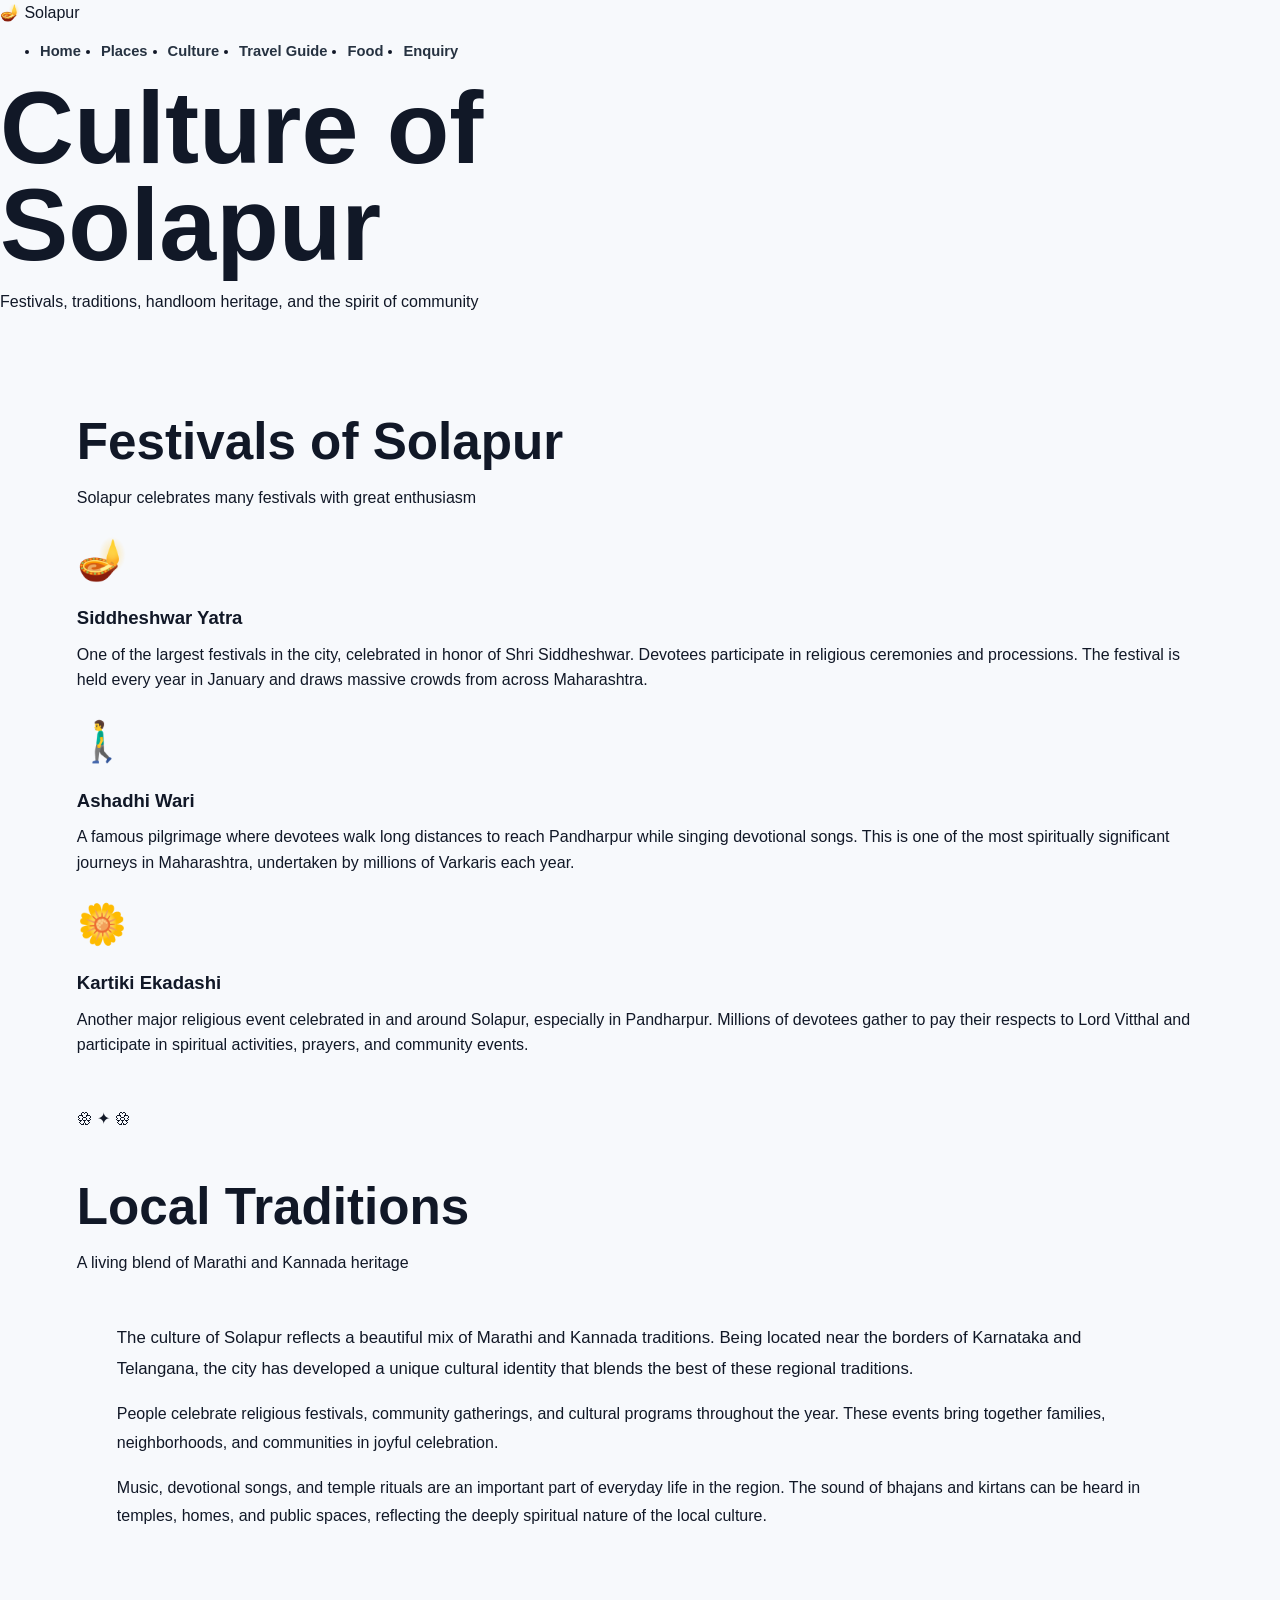
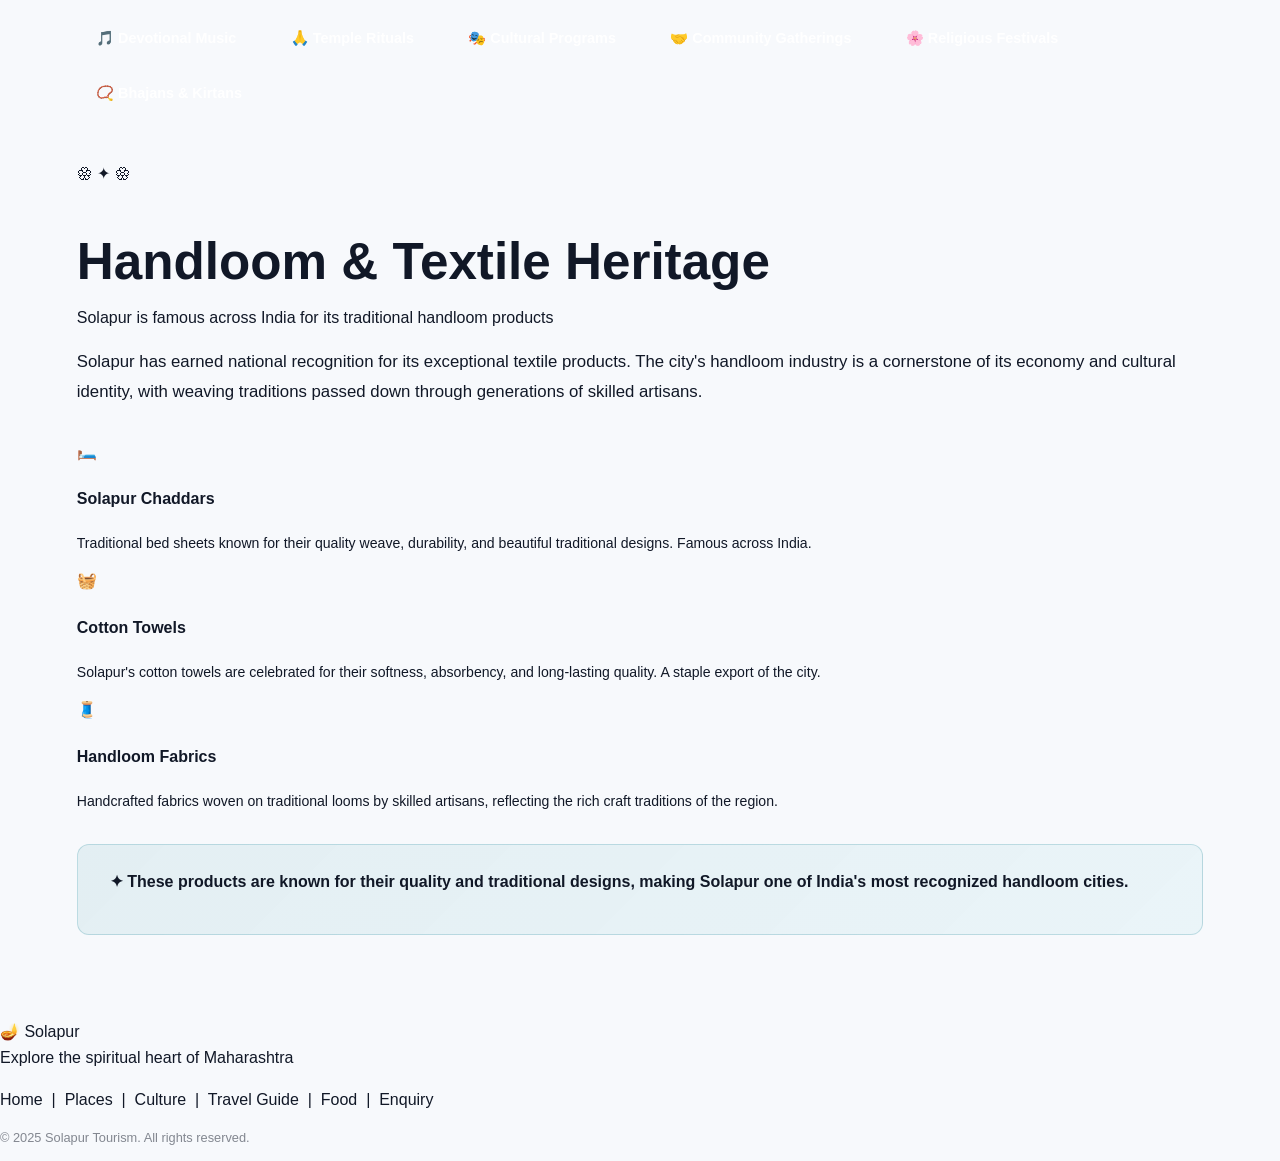
<file: culture.html>
<!DOCTYPE html>
<html lang="en">
<head>
  <meta charset="UTF-8" />
  <meta name="viewport" content="width=device-width, initial-scale=1.0" />
  <title>Culture – Solapur</title>
  <link rel="stylesheet" href="style.css" />
</head>
<body>

  <nav>
    <div class="nav-inner">
      <a href="index.html" class="nav-logo">🪔 Sola<span>pur</span></a>
      <ul class="nav-links">
        <li><a href="index.html">Home</a></li>
        <li><a href="places.html">Places</a></li>
        <li><a href="culture.html" class="active">Culture</a></li>
        <li><a href="travel.html">Travel Guide</a></li>
        <li><a href="food.html">Food</a></li>
        <li><a href="enquiry.html">Enquiry</a></li>
      </ul>
    </div>
  </nav>

  <div class="page-header">
    <h1>Culture of Solapur</h1>
    <p>Festivals, traditions, handloom heritage, and the spirit of community</p>
  </div>

  <div class="section">
    <h2 class="section-title">Festivals of Solapur</h2>
    <p class="section-subtitle">Solapur celebrates many festivals with great enthusiasm</p>

    <div class="festival-row">
      <div class="festival-card">
        <div style="font-size:2.5rem; margin-bottom:0.8rem;">🪔</div>
        <h3>Siddheshwar Yatra</h3>
        <p>One of the largest festivals in the city, celebrated in honor of Shri Siddheshwar. Devotees participate in religious ceremonies and processions. The festival is held every year in January and draws massive crowds from across Maharashtra.</p>
      </div>
      <div class="festival-card">
        <div style="font-size:2.5rem; margin-bottom:0.8rem;">🚶‍♂️</div>
        <h3>Ashadhi Wari</h3>
        <p>A famous pilgrimage where devotees walk long distances to reach Pandharpur while singing devotional songs. This is one of the most spiritually significant journeys in Maharashtra, undertaken by millions of Varkaris each year.</p>
      </div>
      <div class="festival-card">
        <div style="font-size:2.5rem; margin-bottom:0.8rem;">🌼</div>
        <h3>Kartiki Ekadashi</h3>
        <p>Another major religious event celebrated in and around Solapur, especially in Pandharpur. Millions of devotees gather to pay their respects to Lord Vitthal and participate in spiritual activities, prayers, and community events.</p>
      </div>
    </div>

    <div class="divider" style="margin:3rem 0;">🏵 ✦ 🏵</div>

    <h2 class="section-title">Local Traditions</h2>
    <p class="section-subtitle">A living blend of Marathi and Kannada heritage</p>

    <div style="background:var(--warm-white); border-radius:16px; padding:2rem 2.5rem; border-left:5px solid var(--peacock); box-shadow:0 4px 20px var(--shadow); margin-bottom:2.5rem;">
      <p style="line-height:1.8; font-size:1.05rem; margin-bottom:1rem;">
        The culture of Solapur reflects a beautiful mix of Marathi and Kannada traditions. Being located near the borders of Karnataka and Telangana, the city has developed a unique cultural identity that blends the best of these regional traditions.
      </p>
      <p style="line-height:1.8; color:var(--text-light); margin-bottom:1rem;">
        People celebrate religious festivals, community gatherings, and cultural programs throughout the year. These events bring together families, neighborhoods, and communities in joyful celebration.
      </p>
      <p style="line-height:1.8; color:var(--text-light);">
        Music, devotional songs, and temple rituals are an important part of everyday life in the region. The sound of bhajans and kirtans can be heard in temples, homes, and public spaces, reflecting the deeply spiritual nature of the local culture.
      </p>
    </div>

    <div style="display:flex; gap:1rem; flex-wrap:wrap; margin-bottom:3rem;">
      <span style="background:linear-gradient(135deg,var(--saffron),var(--gold)); color:#fff; font-weight:700; padding:0.5rem 1.2rem; border-radius:50px; font-size:0.9rem;">🎵 Devotional Music</span>
      <span style="background:linear-gradient(135deg,var(--saffron),var(--gold)); color:#fff; font-weight:700; padding:0.5rem 1.2rem; border-radius:50px; font-size:0.9rem;">🙏 Temple Rituals</span>
      <span style="background:linear-gradient(135deg,var(--saffron),var(--gold)); color:#fff; font-weight:700; padding:0.5rem 1.2rem; border-radius:50px; font-size:0.9rem;">🎭 Cultural Programs</span>
      <span style="background:linear-gradient(135deg,var(--saffron),var(--gold)); color:#fff; font-weight:700; padding:0.5rem 1.2rem; border-radius:50px; font-size:0.9rem;">🤝 Community Gatherings</span>
      <span style="background:linear-gradient(135deg,var(--saffron),var(--gold)); color:#fff; font-weight:700; padding:0.5rem 1.2rem; border-radius:50px; font-size:0.9rem;">🌸 Religious Festivals</span>
      <span style="background:linear-gradient(135deg,var(--saffron),var(--gold)); color:#fff; font-weight:700; padding:0.5rem 1.2rem; border-radius:50px; font-size:0.9rem;">📿 Bhajans & Kirtans</span>
    </div>

    <div class="divider" style="margin:3rem 0;">🏵 ✦ 🏵</div>

    <h2 class="section-title">Handloom & Textile Heritage</h2>
    <p class="section-subtitle">Solapur is famous across India for its traditional handloom products</p>

    <p style="line-height:1.8; font-size:1.05rem; margin-bottom:2rem;">
      Solapur has earned national recognition for its exceptional textile products. The city's handloom industry is a cornerstone of its economy and cultural identity, with weaving traditions passed down through generations of skilled artisans.
    </p>

    <div class="textile-grid">
      <div class="textile-item">
        <div class="ti-icon">🛏️</div>
        <h4>Solapur Chaddars</h4>
        <p style="color:var(--text-light); font-size:0.88rem; margin-top:0.4rem; line-height:1.5;">Traditional bed sheets known for their quality weave, durability, and beautiful traditional designs. Famous across India.</p>
      </div>
      <div class="textile-item">
        <div class="ti-icon">🧺</div>
        <h4>Cotton Towels</h4>
        <p style="color:var(--text-light); font-size:0.88rem; margin-top:0.4rem; line-height:1.5;">Solapur's cotton towels are celebrated for their softness, absorbency, and long-lasting quality. A staple export of the city.</p>
      </div>
      <div class="textile-item">
        <div class="ti-icon">🧵</div>
        <h4>Handloom Fabrics</h4>
        <p style="color:var(--text-light); font-size:0.88rem; margin-top:0.4rem; line-height:1.5;">Handcrafted fabrics woven on traditional looms by skilled artisans, reflecting the rich craft traditions of the region.</p>
      </div>
    </div>

    <div style="background:linear-gradient(135deg,rgba(0,123,138,0.08),rgba(0,163,181,0.05)); border:1px solid rgba(0,123,138,0.2); border-radius:12px; padding:1.5rem 2rem; margin-top:2rem;">
      <p style="color:var(--peacock); font-weight:600; font-size:1rem;">✦ These products are known for their quality and traditional designs, making Solapur one of India's most recognized handloom cities.</p>
    </div>
  </div>

  <footer>
    <div class="footer-logo">🪔 Solapur</div>
    <p>Explore the spiritual heart of Maharashtra</p>
    <p style="margin-top:0.8rem;">
      <a href="index.html">Home</a> &nbsp;|&nbsp;
      <a href="places.html">Places</a> &nbsp;|&nbsp;
      <a href="culture.html">Culture</a> &nbsp;|&nbsp;
      <a href="travel.html">Travel Guide</a> &nbsp;|&nbsp;
      <a href="food.html">Food</a> &nbsp;|&nbsp;
      <a href="enquiry.html">Enquiry</a>
    </p>
    <p style="margin-top:1rem; font-size:0.8rem; opacity:0.5;">© 2025 Solapur Tourism. All rights reserved.</p>
  </footer>

</body>
</html>
</file>
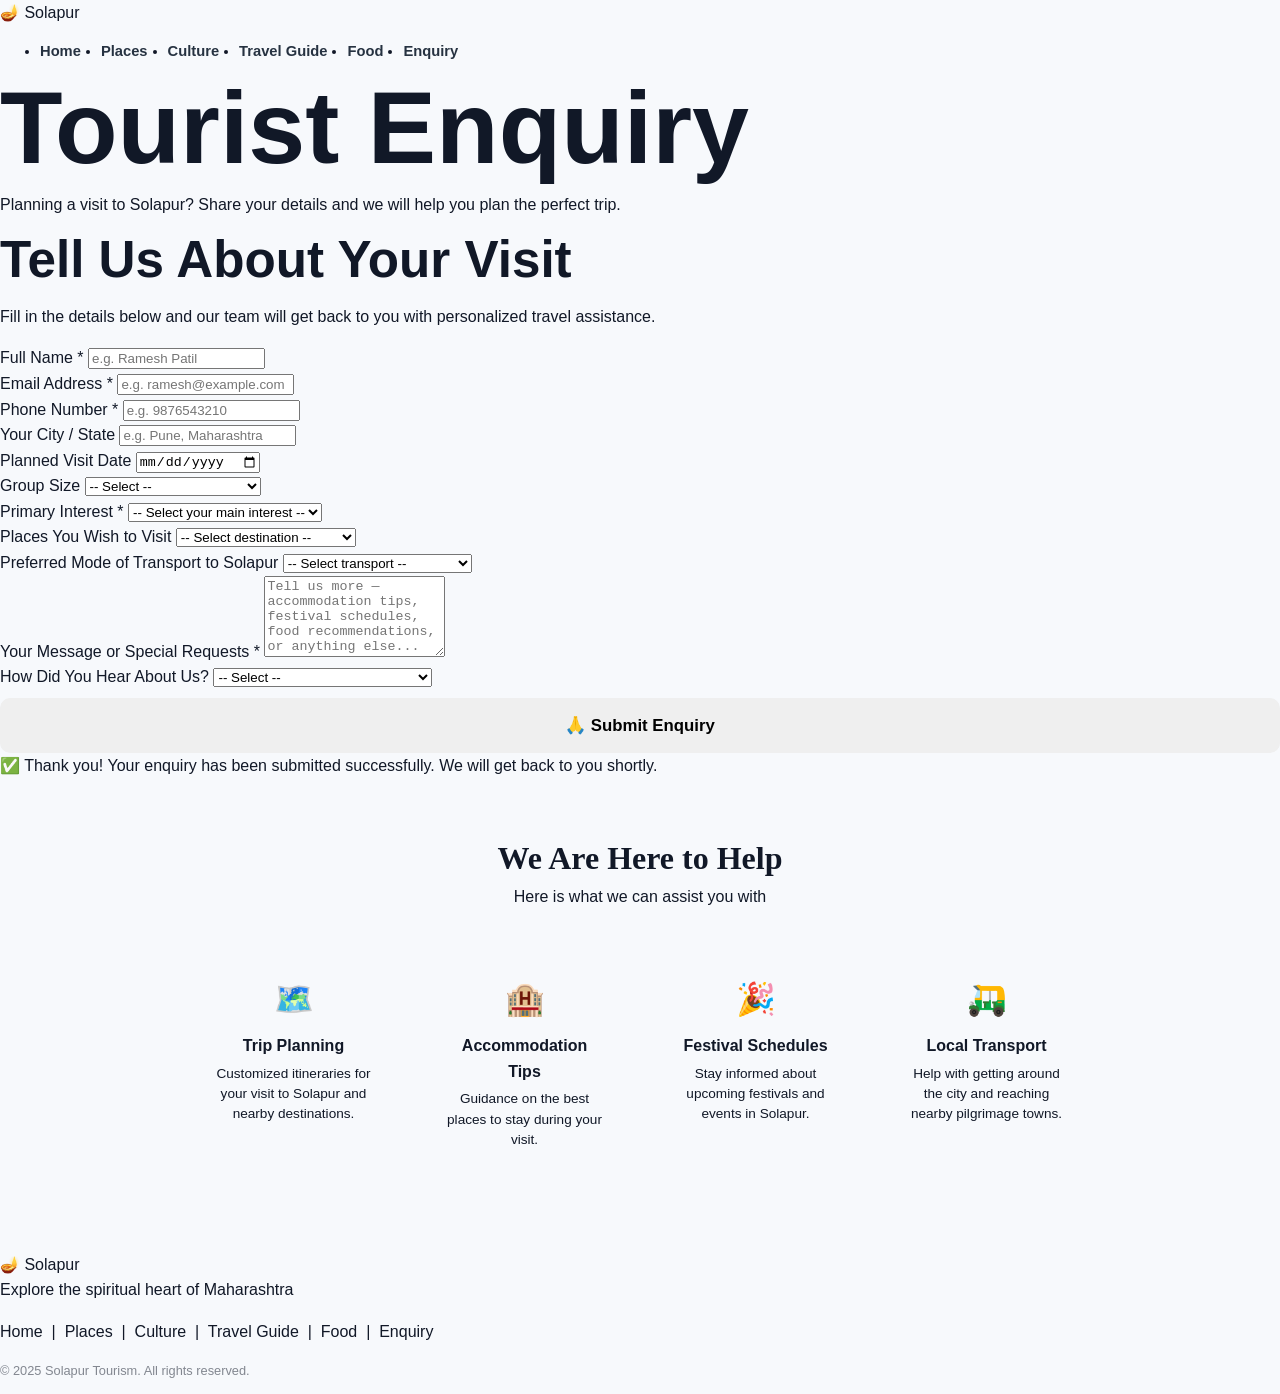
<file: enquiry.html>
<!DOCTYPE html>
<html lang="en">
<head>
  <meta charset="UTF-8" />
  <meta name="viewport" content="width=device-width, initial-scale=1.0" />
  <title>Enquiry – Solapur</title>
  <link rel="stylesheet" href="style.css" />
</head>
<body>

  <nav>
    <div class="nav-inner">
      <a href="index.html" class="nav-logo">🪔 Sola<span>pur</span></a>
      <ul class="nav-links">
        <li><a href="index.html">Home</a></li>
        <li><a href="places.html">Places</a></li>
        <li><a href="culture.html">Culture</a></li>
        <li><a href="travel.html">Travel Guide</a></li>
        <li><a href="food.html">Food</a></li>
        <li><a href="enquiry.html" class="active">Enquiry</a></li>
      </ul>
    </div>
  </nav>

  <div class="page-header">
    <h1>Tourist Enquiry</h1>
    <p>Planning a visit to Solapur? Share your details and we will help you plan the perfect trip.</p>
  </div>

  <div class="enquiry-section">
    <div class="enquiry-inner">
      <h2>Tell Us About Your Visit</h2>
      <p>Fill in the details below and our team will get back to you with personalized travel assistance.</p>

      <div id="enquiry-form">
        <div class="form-row">
          <div class="form-group">
            <label for="fullName">Full Name *</label>
            <input type="text" id="fullName" placeholder="e.g. Ramesh Patil" />
          </div>
          <div class="form-group">
            <label for="email">Email Address *</label>
            <input type="email" id="email" placeholder="e.g. ramesh@example.com" />
          </div>
        </div>

        <div class="form-row">
          <div class="form-group">
            <label for="phone">Phone Number *</label>
            <input type="tel" id="phone" placeholder="e.g. 9876543210" maxlength="10" />
          </div>
          <div class="form-group">
            <label for="city">Your City / State</label>
            <input type="text" id="city" placeholder="e.g. Pune, Maharashtra" />
          </div>
        </div>

        <div class="form-row">
          <div class="form-group">
            <label for="travelDate">Planned Visit Date</label>
            <input type="date" id="travelDate" />
          </div>
          <div class="form-group">
            <label for="groupSize">Group Size</label>
            <select id="groupSize">
              <option value="">-- Select --</option>
              <option value="solo">Solo Traveler</option>
              <option value="couple">Couple (2 people)</option>
              <option value="small">Small Group (3–5 people)</option>
              <option value="family">Family (6–10 people)</option>
              <option value="large">Large Group (10+ people)</option>
            </select>
          </div>
        </div>

        <div class="form-group">
          <label for="interest">Primary Interest *</label>
          <select id="interest">
            <option value="">-- Select your main interest --</option>
            <option value="spiritual">Spiritual & Pilgrimage</option>
            <option value="history">History & Heritage</option>
            <option value="culture">Culture & Festivals</option>
            <option value="food">Local Food & Cuisine</option>
            <option value="textiles">Handloom & Textiles</option>
            <option value="general">General Tourism</option>
          </select>
        </div>

        <div class="form-group">
          <label for="places">Places You Wish to Visit</label>
          <select id="places">
            <option value="">-- Select destination --</option>
            <option value="siddheshwar">Siddheshwar Temple</option>
            <option value="pandharpur">Pandharpur</option>
            <option value="akkalkot">Akkalkot</option>
            <option value="fort">Solapur Fort (Bhuikot Fort)</option>
            <option value="all">All Destinations</option>
            <option value="other">Other / Not Sure Yet</option>
          </select>
        </div>

        <div class="form-group">
          <label for="transport">Preferred Mode of Transport to Solapur</label>
          <select id="transport">
            <option value="">-- Select transport --</option>
            <option value="road">By Road (Bus / Car)</option>
            <option value="rail">By Rail (Train)</option>
            <option value="air">By Air + Onward Road/Train</option>
          </select>
        </div>

        <div class="form-group">
          <label for="message">Your Message or Special Requests *</label>
          <textarea id="message" rows="5" placeholder="Tell us more — accommodation tips, festival schedules, food recommendations, or anything else..."></textarea>
        </div>

        <div class="form-group">
          <label for="source">How Did You Hear About Us?</label>
          <select id="source">
            <option value="">-- Select --</option>
            <option value="google">Google Search</option>
            <option value="friend">Friend / Family Recommendation</option>
            <option value="social">Social Media</option>
            <option value="travel">Travel Website / Blog</option>
            <option value="other">Other</option>
          </select>
        </div>

        <button class="btn btn-primary" onclick="submitEnquiry()" style="width:100%; padding:1rem; font-size:1.05rem; margin-top:0.5rem; border-radius:10px;">
          🙏 Submit Enquiry
        </button>

        <div class="form-msg success" id="successMsg">✅ Thank you! Your enquiry has been submitted successfully. We will get back to you shortly.</div>
        <div class="form-msg error" id="errorMsg"></div>
      </div>
    </div>
  </div>

  <div style="background:var(--cream); padding:4rem 2rem;">
    <div style="max-width:900px; margin:0 auto; text-align:center;">
      <h2 style="font-family:'Yatra One',cursive; color:var(--saffron); font-size:2rem; margin-bottom:0.5rem;">We Are Here to Help</h2>
      <p style="color:var(--text-light); margin-bottom:2.5rem;">Here is what we can assist you with</p>
      <div style="display:flex; gap:1.5rem; flex-wrap:wrap; justify-content:center;">
        <div style="background:var(--warm-white); border-radius:14px; padding:1.5rem; flex:1; min-width:180px; box-shadow:0 4px 16px var(--shadow); border-top:4px solid var(--saffron);">
          <div style="font-size:2rem; margin-bottom:0.5rem;">🗺️</div>
          <strong style="color:var(--maroon);">Trip Planning</strong>
          <p style="color:var(--text-light); font-size:0.85rem; margin-top:0.3rem; line-height:1.5;">Customized itineraries for your visit to Solapur and nearby destinations.</p>
        </div>
        <div style="background:var(--warm-white); border-radius:14px; padding:1.5rem; flex:1; min-width:180px; box-shadow:0 4px 16px var(--shadow); border-top:4px solid var(--gold);">
          <div style="font-size:2rem; margin-bottom:0.5rem;">🏨</div>
          <strong style="color:var(--maroon);">Accommodation Tips</strong>
          <p style="color:var(--text-light); font-size:0.85rem; margin-top:0.3rem; line-height:1.5;">Guidance on the best places to stay during your visit.</p>
        </div>
        <div style="background:var(--warm-white); border-radius:14px; padding:1.5rem; flex:1; min-width:180px; box-shadow:0 4px 16px var(--shadow); border-top:4px solid var(--peacock);">
          <div style="font-size:2rem; margin-bottom:0.5rem;">🎉</div>
          <strong style="color:var(--maroon);">Festival Schedules</strong>
          <p style="color:var(--text-light); font-size:0.85rem; margin-top:0.3rem; line-height:1.5;">Stay informed about upcoming festivals and events in Solapur.</p>
        </div>
        <div style="background:var(--warm-white); border-radius:14px; padding:1.5rem; flex:1; min-width:180px; box-shadow:0 4px 16px var(--shadow); border-top:4px solid var(--maroon);">
          <div style="font-size:2rem; margin-bottom:0.5rem;">🛺</div>
          <strong style="color:var(--maroon);">Local Transport</strong>
          <p style="color:var(--text-light); font-size:0.85rem; margin-top:0.3rem; line-height:1.5;">Help with getting around the city and reaching nearby pilgrimage towns.</p>
        </div>
      </div>
    </div>
  </div>

  <footer>
    <div class="footer-logo">🪔 Solapur</div>
    <p>Explore the spiritual heart of Maharashtra</p>
    <p style="margin-top:0.8rem;">
      <a href="index.html">Home</a> &nbsp;|&nbsp;
      <a href="places.html">Places</a> &nbsp;|&nbsp;
      <a href="culture.html">Culture</a> &nbsp;|&nbsp;
      <a href="travel.html">Travel Guide</a> &nbsp;|&nbsp;
      <a href="food.html">Food</a> &nbsp;|&nbsp;
      <a href="enquiry.html">Enquiry</a>
    </p>
    <p style="margin-top:1rem; font-size:0.8rem; opacity:0.5;">© 2025 Solapur Tourism. All rights reserved.</p>
  </footer>

  <script>
    (function () {
      const dateInput = document.getElementById('travelDate');
      if (dateInput) {
        dateInput.setAttribute('min', new Date().toISOString().split('T')[0]);
      }
    })();

    function getVal(id) { return document.getElementById(id).value.trim(); }

    function showError(msg) {
      const el = document.getElementById('errorMsg');
      el.textContent = '⚠️ ' + msg;
      el.style.display = 'block';
      document.getElementById('successMsg').style.display = 'none';
      setTimeout(() => { el.style.display = 'none'; }, 5000);
    }

    function validateEmail(email) { return /^[^\s@]+@[^\s@]+\.[^\s@]+$/.test(email); }
    function validatePhone(phone) { return /^[6-9]\d{9}$/.test(phone); }

    function submitEnquiry() {
      const name    = getVal('fullName');
      const email   = getVal('email');
      const phone   = getVal('phone');
      const interest = getVal('interest');
      const message = getVal('message');

      if (!name)                  { showError('Please enter your full name.'); return; }
      if (name.length < 3)        { showError('Name must be at least 3 characters.'); return; }
      if (!email)                 { showError('Please enter your email address.'); return; }
      if (!validateEmail(email))  { showError('Please enter a valid email address.'); return; }
      if (!phone)                 { showError('Please enter your phone number.'); return; }
      if (!validatePhone(phone))  { showError('Please enter a valid 10-digit mobile number starting with 6–9.'); return; }
      if (!interest)              { showError('Please select your primary interest.'); return; }
      if (!message)               { showError('Please write a message or describe your query.'); return; }
      if (message.length < 20)    { showError('Message is too short. Please provide at least 20 characters.'); return; }

      const enquiryData = {
        name, email, phone,
        city:       getVal('city')       || 'Not provided',
        travelDate: getVal('travelDate') || 'Not specified',
        groupSize:  document.getElementById('groupSize').value  || 'Not specified',
        interest,
        places:     document.getElementById('places').value     || 'Not specified',
        transport:  document.getElementById('transport').value  || 'Not specified',
        message,
        source:     document.getElementById('source').value     || 'Not specified',
        submittedAt: new Date().toLocaleString('en-IN', { timeZone: 'Asia/Kolkata' })
      };

      console.log('=== New Solapur Tourism Enquiry ===');
      console.table(enquiryData);

      ['fullName','email','phone','city','travelDate','message'].forEach(id => {
        document.getElementById(id).value = '';
      });
      ['groupSize','interest','places','transport','source'].forEach(id => {
        document.getElementById(id).selectedIndex = 0;
      });

      document.getElementById('successMsg').style.display = 'block';
      document.getElementById('errorMsg').style.display = 'none';
      document.getElementById('successMsg').scrollIntoView({ behavior: 'smooth', block: 'center' });
    }
  </script>

</body>
</html>
</file>
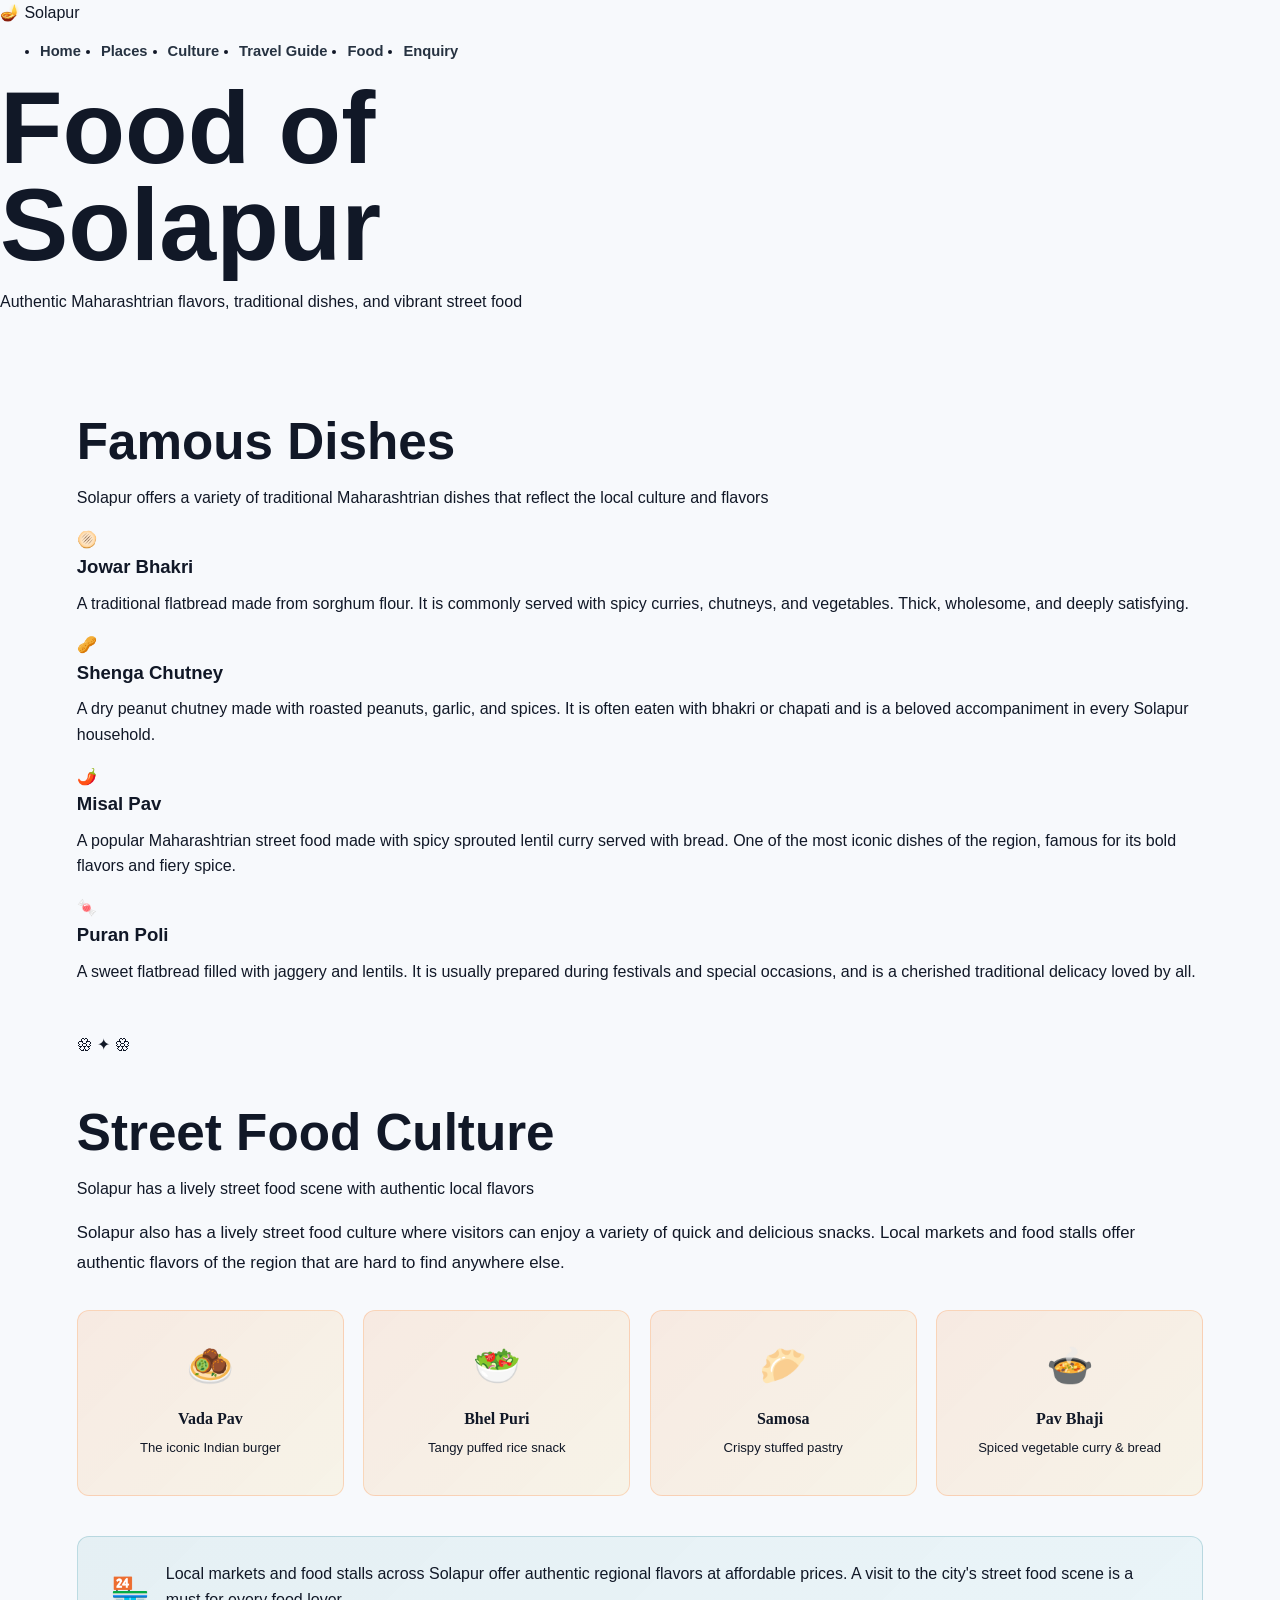
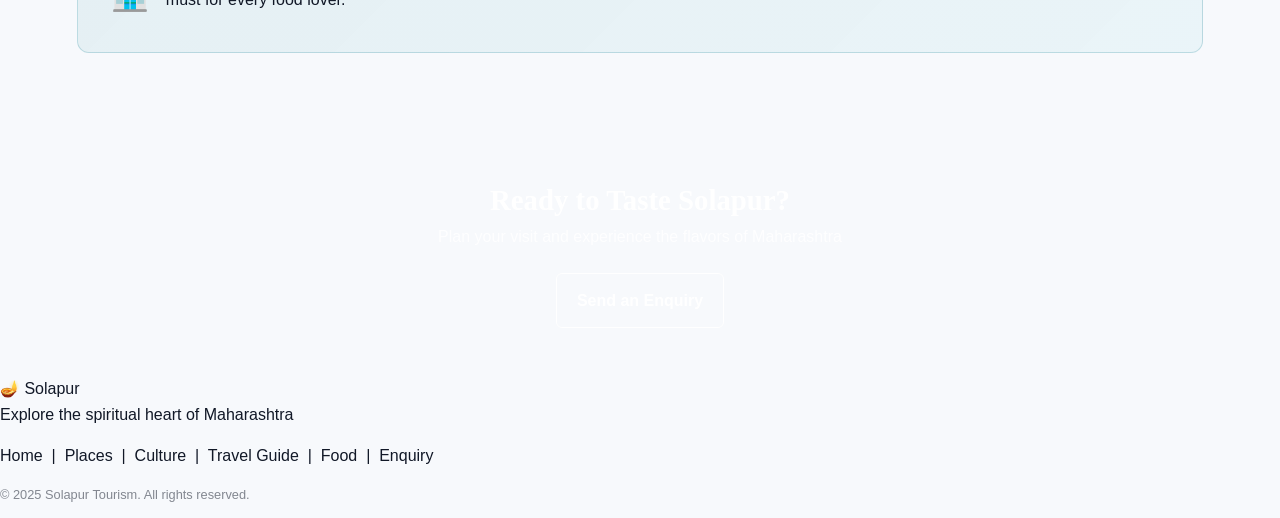
<file: food.html>
<!DOCTYPE html>
<html lang="en">
<head>
  <meta charset="UTF-8" />
  <meta name="viewport" content="width=device-width, initial-scale=1.0" />
  <title>Food – Solapur</title>
  <link rel="stylesheet" href="style.css" />
</head>
<body>

  <nav>
    <div class="nav-inner">
      <a href="index.html" class="nav-logo">🪔 Sola<span>pur</span></a>
      <ul class="nav-links">
        <li><a href="index.html">Home</a></li>
        <li><a href="places.html">Places</a></li>
        <li><a href="culture.html">Culture</a></li>
        <li><a href="travel.html">Travel Guide</a></li>
        <li><a href="food.html" class="active">Food</a></li>
        <li><a href="enquiry.html">Enquiry</a></li>
      </ul>
    </div>
  </nav>

  <div class="page-header">
    <h1>Food of Solapur</h1>
    <p>Authentic Maharashtrian flavors, traditional dishes, and vibrant street food</p>
  </div>

  <div class="section">
    <h2 class="section-title">Famous Dishes</h2>
    <p class="section-subtitle">Solapur offers a variety of traditional Maharashtrian dishes that reflect the local culture and flavors</p>

    <div class="food-grid">
      <div class="food-card">
        <span class="food-emoji">🫓</span>
        <h3>Jowar Bhakri</h3>
        <p>A traditional flatbread made from sorghum flour. It is commonly served with spicy curries, chutneys, and vegetables. Thick, wholesome, and deeply satisfying.</p>
      </div>
      <div class="food-card">
        <span class="food-emoji">🥜</span>
        <h3>Shenga Chutney</h3>
        <p>A dry peanut chutney made with roasted peanuts, garlic, and spices. It is often eaten with bhakri or chapati and is a beloved accompaniment in every Solapur household.</p>
      </div>
      <div class="food-card">
        <span class="food-emoji">🌶️</span>
        <h3>Misal Pav</h3>
        <p>A popular Maharashtrian street food made with spicy sprouted lentil curry served with bread. One of the most iconic dishes of the region, famous for its bold flavors and fiery spice.</p>
      </div>
      <div class="food-card">
        <span class="food-emoji">🍬</span>
        <h3>Puran Poli</h3>
        <p>A sweet flatbread filled with jaggery and lentils. It is usually prepared during festivals and special occasions, and is a cherished traditional delicacy loved by all.</p>
      </div>
    </div>

    <div class="divider" style="margin:3rem 0;">🏵 ✦ 🏵</div>

    <h2 class="section-title">Street Food Culture</h2>
    <p class="section-subtitle">Solapur has a lively street food scene with authentic local flavors</p>

    <p style="line-height:1.8; font-size:1.05rem; margin-bottom:2rem;">
      Solapur also has a lively street food culture where visitors can enjoy a variety of quick and delicious snacks. Local markets and food stalls offer authentic flavors of the region that are hard to find anywhere else.
    </p>

    <div style="display:grid; grid-template-columns:repeat(auto-fit,minmax(160px,1fr)); gap:1.2rem;">
      <div style="background:linear-gradient(135deg,rgba(255,107,0,0.1),rgba(255,184,0,0.08)); border:1px solid rgba(255,107,0,0.2); border-radius:12px; padding:1.5rem; text-align:center;">
        <div style="font-size:2.4rem; margin-bottom:0.6rem;">🧆</div>
        <strong style="color:var(--maroon); font-family:'Yatra One',cursive;">Vada Pav</strong>
        <p style="color:var(--text-light); font-size:0.82rem; margin-top:0.3rem;">The iconic Indian burger</p>
      </div>
      <div style="background:linear-gradient(135deg,rgba(255,107,0,0.1),rgba(255,184,0,0.08)); border:1px solid rgba(255,107,0,0.2); border-radius:12px; padding:1.5rem; text-align:center;">
        <div style="font-size:2.4rem; margin-bottom:0.6rem;">🥗</div>
        <strong style="color:var(--maroon); font-family:'Yatra One',cursive;">Bhel Puri</strong>
        <p style="color:var(--text-light); font-size:0.82rem; margin-top:0.3rem;">Tangy puffed rice snack</p>
      </div>
      <div style="background:linear-gradient(135deg,rgba(255,107,0,0.1),rgba(255,184,0,0.08)); border:1px solid rgba(255,107,0,0.2); border-radius:12px; padding:1.5rem; text-align:center;">
        <div style="font-size:2.4rem; margin-bottom:0.6rem;">🥟</div>
        <strong style="color:var(--maroon); font-family:'Yatra One',cursive;">Samosa</strong>
        <p style="color:var(--text-light); font-size:0.82rem; margin-top:0.3rem;">Crispy stuffed pastry</p>
      </div>
      <div style="background:linear-gradient(135deg,rgba(255,107,0,0.1),rgba(255,184,0,0.08)); border:1px solid rgba(255,107,0,0.2); border-radius:12px; padding:1.5rem; text-align:center;">
        <div style="font-size:2.4rem; margin-bottom:0.6rem;">🍲</div>
        <strong style="color:var(--maroon); font-family:'Yatra One',cursive;">Pav Bhaji</strong>
        <p style="color:var(--text-light); font-size:0.82rem; margin-top:0.3rem;">Spiced vegetable curry & bread</p>
      </div>
    </div>

    <div style="background:linear-gradient(135deg,rgba(0,123,138,0.07),rgba(0,163,181,0.05)); border:1px solid rgba(0,123,138,0.2); border-radius:12px; padding:1.5rem 2rem; margin-top:2.5rem; display:flex; gap:1rem; align-items:center;">
      <div style="font-size:2rem; flex-shrink:0;">🏪</div>
      <p style="color:var(--peacock); font-weight:500; font-size:1rem; line-height:1.6;">
        Local markets and food stalls across Solapur offer authentic regional flavors at affordable prices. A visit to the city's street food scene is a must for every food lover.
      </p>
    </div>
  </div>

  <div style="background:linear-gradient(135deg,var(--saffron),var(--gold)); padding:3rem 2rem; text-align:center;">
    <h2 style="font-family:'Yatra One',cursive; color:#fff; font-size:1.8rem; margin-bottom:0.5rem;">Ready to Taste Solapur?</h2>
    <p style="color:rgba(255,255,255,0.85); margin-bottom:1.5rem;">Plan your visit and experience the flavors of Maharashtra</p>
    <a href="enquiry.html" class="btn btn-outline" style="border-color:#fff; color:#fff;">Send an Enquiry</a>
  </div>

  <footer>
    <div class="footer-logo">🪔 Solapur</div>
    <p>Explore the spiritual heart of Maharashtra</p>
    <p style="margin-top:0.8rem;">
      <a href="index.html">Home</a> &nbsp;|&nbsp;
      <a href="places.html">Places</a> &nbsp;|&nbsp;
      <a href="culture.html">Culture</a> &nbsp;|&nbsp;
      <a href="travel.html">Travel Guide</a> &nbsp;|&nbsp;
      <a href="food.html">Food</a> &nbsp;|&nbsp;
      <a href="enquiry.html">Enquiry</a>
    </p>
    <p style="margin-top:1rem; font-size:0.8rem; opacity:0.5;">© 2025 Solapur Tourism. All rights reserved.</p>
  </footer>

</body>
</html>
</file>
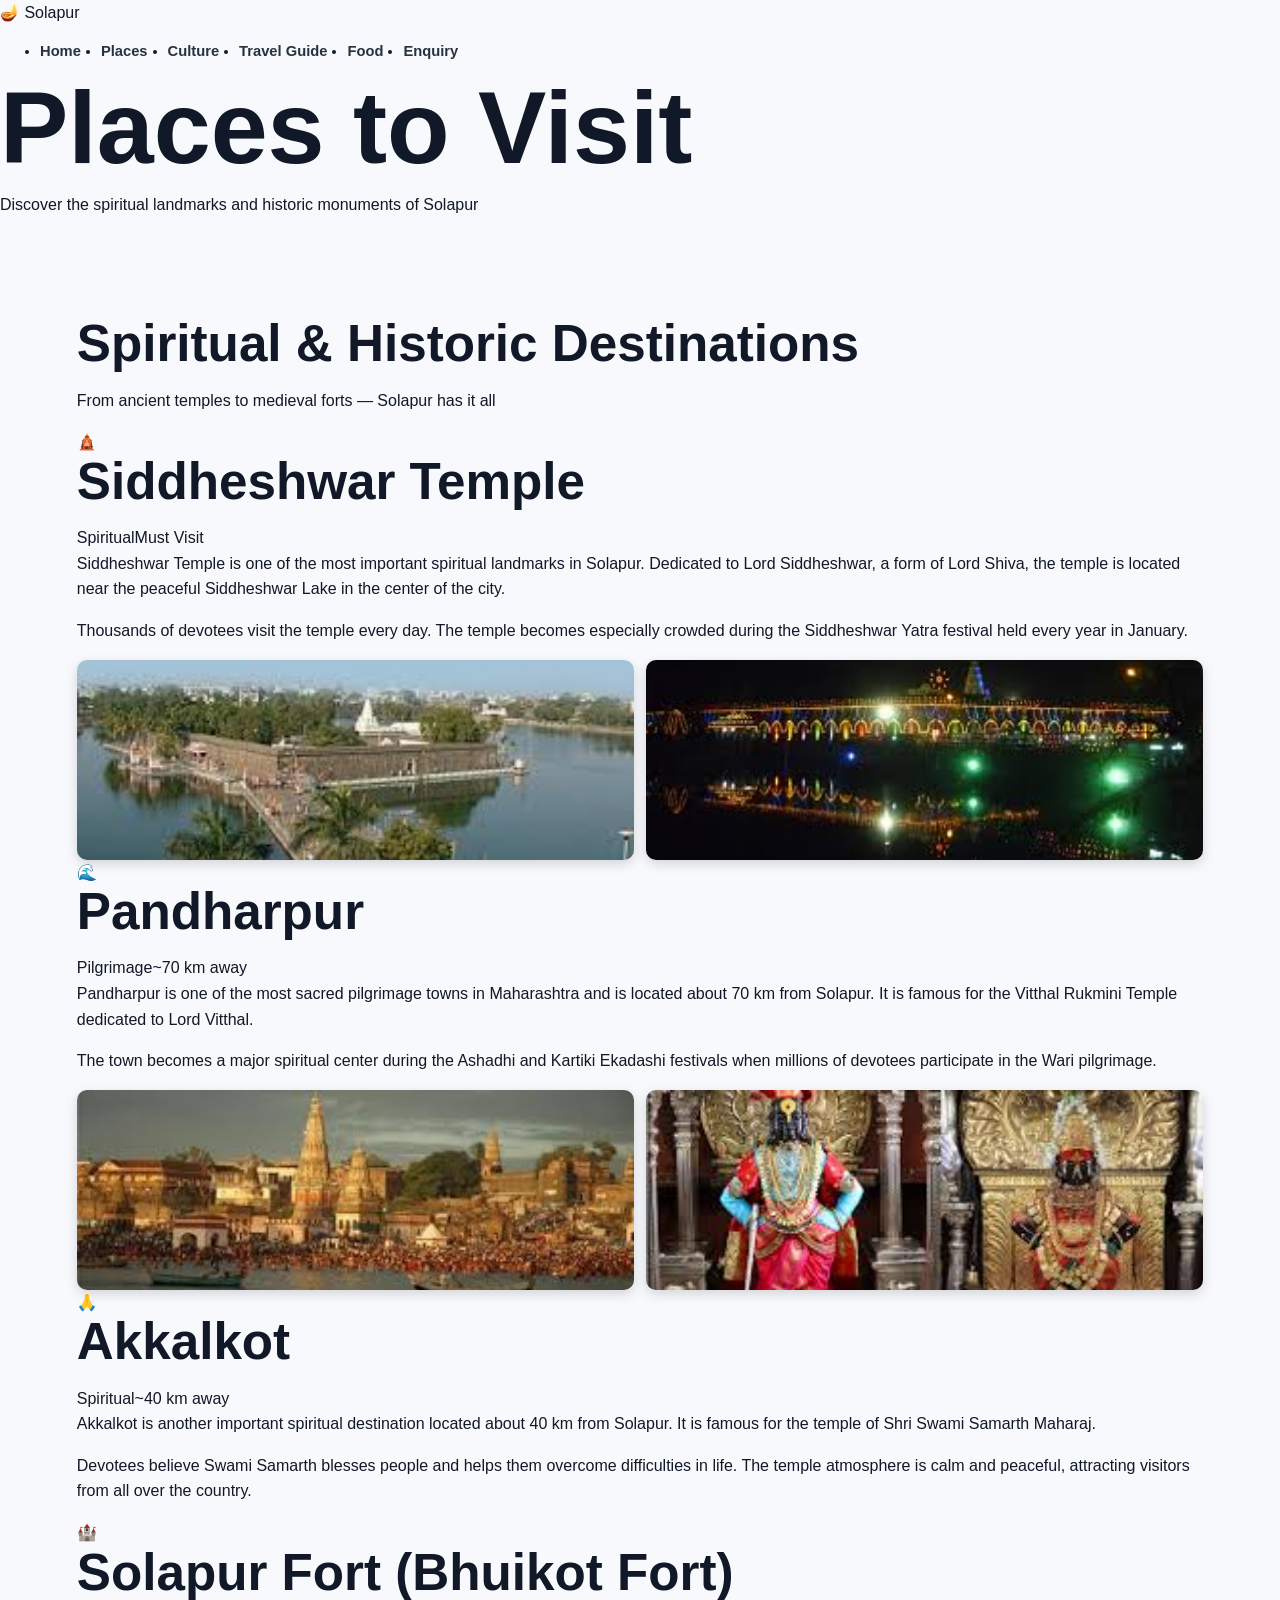
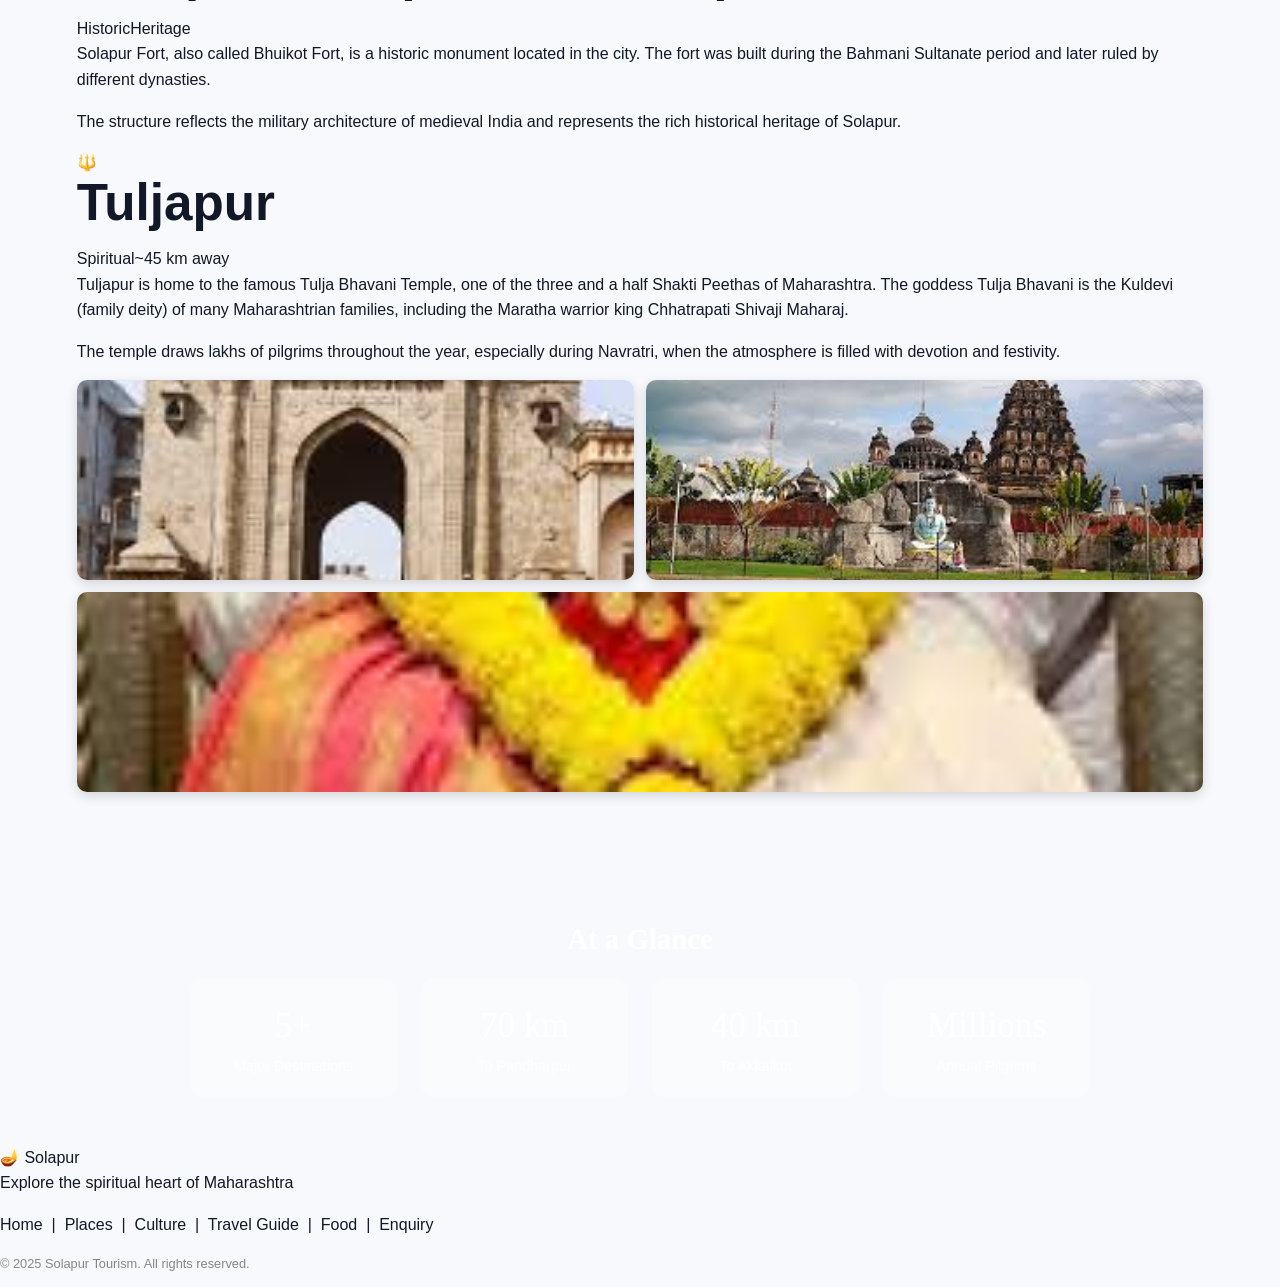
<file: places.html>
<!DOCTYPE html>
<html lang="en">
<head>
  <meta charset="UTF-8" />
  <meta name="viewport" content="width=device-width, initial-scale=1.0" />
  <title>Places – Solapur</title>
  <link rel="stylesheet" href="style.css" />
  <style>
    .place-images {
      display: flex;
      gap: 12px;
      margin-top: 1rem;
      flex-wrap: wrap;
    }
    .place-images img {
      width: calc(50% - 6px);
      border-radius: 10px;
      object-fit: cover;
      height: 200px;
      box-shadow: 0 4px 12px rgba(0,0,0,0.15);
      transition: transform 0.3s ease, box-shadow 0.3s ease;
    }
    .place-images img:hover {
      transform: scale(1.03);
      box-shadow: 0 8px 20px rgba(0,0,0,0.25);
    }
    .place-images img.single {
      width: 100%;
    }
    @media (max-width: 600px) {
      .place-images img {
        width: 100%;
      }
    }
  </style>
</head>
<body>

  <nav>
    <div class="nav-inner">
      <a href="index.html" class="nav-logo">🪔 Sola<span>pur</span></a>
      <ul class="nav-links">
        <li><a href="index.html">Home</a></li>
        <li><a href="places.html" class="active">Places</a></li>
        <li><a href="culture.html">Culture</a></li>
        <li><a href="travel.html">Travel Guide</a></li>
        <li><a href="food.html">Food</a></li>
        <li><a href="enquiry.html">Enquiry</a></li>
      </ul>
    </div>
  </nav>

  <div class="page-header">
    <h1>Places to Visit</h1>
    <p>Discover the spiritual landmarks and historic monuments of Solapur</p>
  </div>

  <div class="section">
    <h2 class="section-title">Spiritual & Historic Destinations</h2>
    <p class="section-subtitle">From ancient temples to medieval forts — Solapur has it all</p>

    <!-- Siddheshwar Temple -->
    <div class="place-block fade-in">
      <div class="place-icon">🛕</div>
      <div>
        <h2>Siddheshwar Temple</h2>
        <span class="tag">Spiritual</span><span class="tag">Must Visit</span>
        <p>Siddheshwar Temple is one of the most important spiritual landmarks in Solapur. Dedicated to Lord Siddheshwar, a form of Lord Shiva, the temple is located near the peaceful Siddheshwar Lake in the center of the city.</p>
        <p>Thousands of devotees visit the temple every day. The temple becomes especially crowded during the Siddheshwar Yatra festival held every year in January.</p>
        <div class="place-images">
          <img src="images/siddeshwar.jpg" alt="Siddheshwar Temple" />
          <img src="images/siddeshwar_night.jpg" alt="Siddheshwar Temple at Night" />
        </div>
      </div>
    </div>

    <!-- Pandharpur -->
    <div class="place-block fade-in">
      <div class="place-icon">🌊</div>
      <div>
        <h2>Pandharpur</h2>
        <span class="tag">Pilgrimage</span><span class="tag teal">~70 km away</span>
        <p>Pandharpur is one of the most sacred pilgrimage towns in Maharashtra and is located about 70 km from Solapur. It is famous for the Vitthal Rukmini Temple dedicated to Lord Vitthal.</p>
        <p>The town becomes a major spiritual center during the Ashadhi and Kartiki Ekadashi festivals when millions of devotees participate in the Wari pilgrimage.</p>
        <div class="place-images">
          <img src="images/pandharpur1.jpg" alt="Pandharpur Temple" />
          <img src="images/pandharpur2.jpg" alt="Pandharpur Pilgrimage" />
        </div>
      </div>
    </div>

    <!-- Akkalkot -->
    <div class="place-block fade-in">
      <div class="place-icon">🙏</div>
      <div>
        <h2>Akkalkot</h2>
        <span class="tag">Spiritual</span><span class="tag teal">~40 km away</span>
        <p>Akkalkot is another important spiritual destination located about 40 km from Solapur. It is famous for the temple of Shri Swami Samarth Maharaj.</p>
        <p>Devotees believe Swami Samarth blesses people and helps them overcome difficulties in life. The temple atmosphere is calm and peaceful, attracting visitors from all over the country.</p>
      </div>
    </div>

    <!-- Solapur Fort -->
    <div class="place-block fade-in">
      <div class="place-icon">🏰</div>
      <div>
        <h2>Solapur Fort (Bhuikot Fort)</h2>
        <span class="tag">Historic</span><span class="tag">Heritage</span>
        <p>Solapur Fort, also called Bhuikot Fort, is a historic monument located in the city. The fort was built during the Bahmani Sultanate period and later ruled by different dynasties.</p>
        <p>The structure reflects the military architecture of medieval India and represents the rich historical heritage of Solapur.</p>
      </div>
    </div>

    <!-- Tuljapur -->
    <div class="place-block fade-in">
      <div class="place-icon">🔱</div>
      <div>
        <h2>Tuljapur</h2>
        <span class="tag">Spiritual</span><span class="tag teal">~45 km away</span>
        <p>Tuljapur is home to the famous Tulja Bhavani Temple, one of the three and a half Shakti Peethas of Maharashtra. The goddess Tulja Bhavani is the Kuldevi (family deity) of many Maharashtrian families, including the Maratha warrior king Chhatrapati Shivaji Maharaj.</p>
        <p>The temple draws lakhs of pilgrims throughout the year, especially during Navratri, when the atmosphere is filled with devotion and festivity.</p>
        <div class="place-images">
          <img src="images/tuljapur1.jpg" alt="Tuljapur Temple" />
          <img src="images/tuljapur2.jpg" alt="Tulja Bhavani Temple" />
          <img src="images/tuljapur3.jpg" alt="Tuljapur Pilgrimage" style="width:100%;" />
        </div>
      </div>
    </div>

  </div>

  <div style="background:linear-gradient(135deg,var(--saffron),var(--gold)); padding:3rem 2rem; text-align:center;">
    <div style="max-width:900px; margin:0 auto;">
      <h2 style="font-family:'Yatra One',cursive; color:#fff; font-size:1.8rem; margin-bottom:1.5rem;">At a Glance</h2>
      <div style="display:flex; gap:1.5rem; flex-wrap:wrap; justify-content:center;">
        <div style="background:rgba(255,255,255,0.22); border-radius:12px; padding:1.2rem 2rem; color:#fff; flex:1; min-width:150px;">
          <div style="font-size:2.2rem; font-family:'Yatra One',cursive;">5+</div>
          <div style="font-size:0.9rem;">Major Destinations</div>
        </div>
        <div style="background:rgba(255,255,255,0.22); border-radius:12px; padding:1.2rem 2rem; color:#fff; flex:1; min-width:150px;">
          <div style="font-size:2.2rem; font-family:'Yatra One',cursive;">70 km</div>
          <div style="font-size:0.9rem;">To Pandharpur</div>
        </div>
        <div style="background:rgba(255,255,255,0.22); border-radius:12px; padding:1.2rem 2rem; color:#fff; flex:1; min-width:150px;">
          <div style="font-size:2.2rem; font-family:'Yatra One',cursive;">40 km</div>
          <div style="font-size:0.9rem;">To Akkalkot</div>
        </div>
        <div style="background:rgba(255,255,255,0.22); border-radius:12px; padding:1.2rem 2rem; color:#fff; flex:1; min-width:150px;">
          <div style="font-size:2.2rem; font-family:'Yatra One',cursive;">Millions</div>
          <div style="font-size:0.9rem;">Annual Pilgrims</div>
        </div>
      </div>
    </div>
  </div>

  <footer>
    <div class="footer-logo">🪔 Solapur</div>
    <p>Explore the spiritual heart of Maharashtra</p>
    <p style="margin-top:0.8rem;">
      <a href="index.html">Home</a> &nbsp;|&nbsp;
      <a href="places.html">Places</a> &nbsp;|&nbsp;
      <a href="culture.html">Culture</a> &nbsp;|&nbsp;
      <a href="travel.html">Travel Guide</a> &nbsp;|&nbsp;
      <a href="food.html">Food</a> &nbsp;|&nbsp;
      <a href="enquiry.html">Enquiry</a>
    </p>
    <p style="margin-top:1rem; font-size:0.8rem; opacity:0.5;">© 2025 Solapur Tourism. All rights reserved.</p>
  </footer>

</body>
</html>
</file>
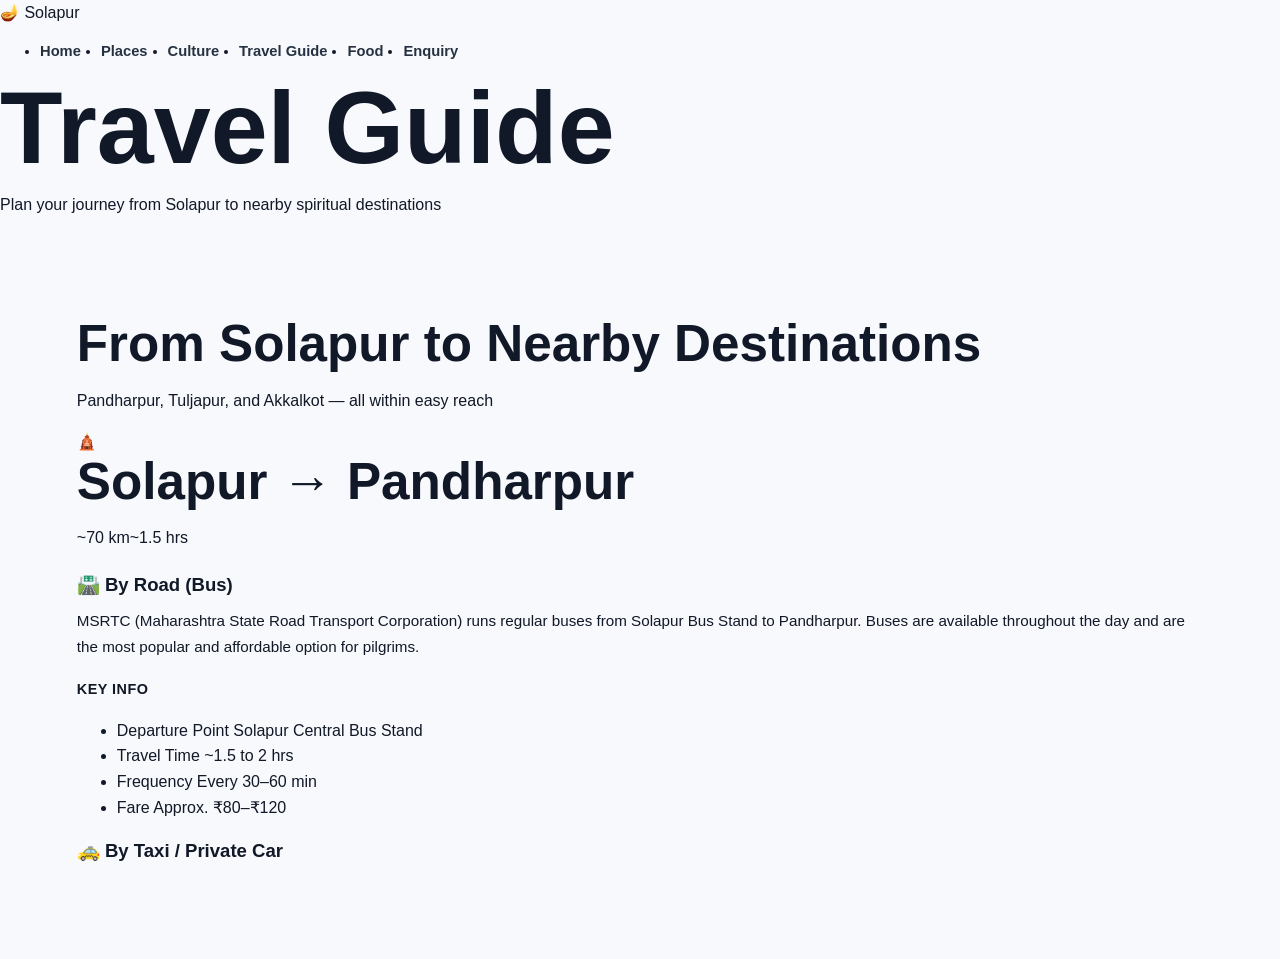
<file: travel.html>
<!DOCTYPE html>
<html lang="en">
<head>
  <meta charset="UTF-8" />
  <meta name="viewport" content="width=device-width, initial-scale=1.0" />
  <title>Travel Guide – Solapur</title>
  <link rel="stylesheet" href="style.css" />
</head>
<body>

  <nav>
    <div class="nav-inner">
      <a href="index.html" class="nav-logo">🪔 Sola<span>pur</span></a>
      <ul class="nav-links">
        <li><a href="index.html">Home</a></li>
        <li><a href="places.html">Places</a></li>
        <li><a href="culture.html">Culture</a></li>
        <li><a href="travel.html" class="active">Travel Guide</a></li>
        <li><a href="food.html">Food</a></li>
        <li><a href="enquiry.html">Enquiry</a></li>
      </ul>
    </div>
  </nav>

  <div class="page-header">
    <h1>Travel Guide</h1>
    <p>Plan your journey from Solapur to nearby spiritual destinations</p>
  </div>

  <div class="section">
    <h2 class="section-title">From Solapur to Nearby Destinations</h2>
    <p class="section-subtitle">Pandharpur, Tuljapur, and Akkalkot — all within easy reach</p>

    <!-- PANDHARPUR -->
    <div class="place-block fade-in">
      <div class="place-icon">🛕</div>
      <div style="width:100%;">
        <h2>Solapur → Pandharpur</h2>
        <span class="tag">~70 km</span><span class="tag teal">~1.5 hrs</span>

        <div class="travel-grid" style="margin-top:1.2rem;">

          <div class="travel-box">
            <h3>🛣️ By Road (Bus)</h3>
            <p style="color:var(--text-light); font-size:0.95rem; line-height:1.7; margin-bottom:1rem;">
              MSRTC (Maharashtra State Road Transport Corporation) runs regular buses from Solapur Bus Stand to Pandharpur. Buses are available throughout the day and are the most popular and affordable option for pilgrims.
            </p>
            <strong style="color:var(--maroon); font-size:0.9rem; text-transform:uppercase; letter-spacing:0.5px;">Key Info</strong>
            <ul class="distance-list">
              <li>Departure Point <span>Solapur Central Bus Stand</span></li>
              <li>Travel Time <span>~1.5 to 2 hrs</span></li>
              <li>Frequency <span>Every 30–60 min</span></li>
              <li>Fare <span>Approx. ₹80–₹120</span></li>
            </ul>
          </div>

          <div class="travel-box">
            <h3>🚕 By Taxi / Private Car</h3>
            <p style="color:var(--text-light); font-size:0.95rem; li
</file>
<file: style.css>
:root {
  --ink: #111827;
  --muted: #5b6472;
  --line: #d8e0ea;
  --paper: #f7f9fc;
  --white: #ffffff;
  --teal: #0f766e;
  --blue: #1d4ed8;
  --amber: #c27803;
  --rose: #be123c;
  --shadow: 0 18px 50px rgba(17, 24, 39, 0.12);
}

* {
  box-sizing: border-box;
}

html {
  scroll-behavior: smooth;
}

body {
  margin: 0;
  font-family: "Segoe UI", Arial, sans-serif;
  color: var(--ink);
  background: var(--paper);
  line-height: 1.6;
}

img {
  display: block;
  max-width: 100%;
}

a {
  color: inherit;
  text-decoration: none;
}

.site-header {
  position: sticky;
  top: 0;
  z-index: 20;
  display: flex;
  align-items: center;
  justify-content: space-between;
  min-height: 72px;
  padding: 0 6vw;
  background: rgba(247, 249, 252, 0.92);
  border-bottom: 1px solid rgba(216, 224, 234, 0.8);
  backdrop-filter: blur(18px);
}

.brand {
  font-weight: 800;
  font-size: 1.18rem;
  color: var(--teal);
}

.nav-links {
  display: flex;
  gap: 1.25rem;
  align-items: center;
  font-weight: 700;
  font-size: 0.92rem;
}

.nav-links a {
  color: #263241;
}

.nav-links a:hover {
  color: var(--teal);
}

.nav-toggle {
  display: none;
  width: 42px;
  height: 42px;
  padding: 9px;
  border: 1px solid var(--line);
  background: var(--white);
  cursor: pointer;
}

.nav-toggle span {
  display: block;
  height: 2px;
  margin: 5px 0;
  background: var(--ink);
}

.section {
  padding: 84px 6vw;
}

.hero {
  display: grid;
  grid-template-columns: minmax(0, 1.05fr) minmax(320px, 0.8fr);
  align-items: center;
   gap: 5vw;
  min-height: calc(100vh - 72px);
  background:
    linear-gradient(120deg, rgba(15, 118, 110, 0.12), transparent 38%),
    linear-gradient(320deg, rgba(194, 120, 3, 0.16), transparent 42%);
}

.eyebrow {
  margin: 0 0 0.75rem;
  color: var(--teal);
  font-size: 0.78rem;
  font-weight: 800;
  letter-spacing: 0;
  text-transform: uppercase;
}

h1,
h2,
h3,
p {
  margin-top: 0;
}

h1 {
  max-width: 780px;
  margin-bottom: 1rem;
  font-size: clamp(3rem, 8vw, 6.4rem);
  line-height: 0.95;
  letter-spacing: 0;
}

h2 {
  margin-bottom: 1rem;
  font-size: clamp(2rem, 4vw, 3.3rem);
  line-height: 1.06;
  letter-spacing: 0;
}

h3 {
  margin-bottom: 0.55rem;
  font-size: 1.16rem;
}

.hero-text {
  max-width: 690px;
  color: #344255;
  font-size: 1.1rem;
}

.hero-actions {
  display: flex;
  flex-wrap: wrap;
  gap: 0.85rem;
  margin-top: 2rem;
}

.btn {
  display: inline-flex;
  align-items: center;
  justify-content: center;
  min-height: 48px;
  padding: 0.85rem 1.25rem;
  border: 1px solid transparent;
  border-radius: 6px;
  font-weight: 800;
}

.btn.primary {
  color: var(--white);
  background: var(--teal);
}

.btn.secondary {
  color: var(--ink);
  background: var(--white);
  border-color: var(--line);
}

.hero-photo-wrap {
  position: relative;
  max-width: 470px;
  justify-self: center;
}

.hero-photo {
  width: min(100%, 470px);
  aspect-ratio: 4 / 5;
  object-fit: cover;
  object-position: center top;
  border: 10px solid var(--white);
  border-radius: 8px;
  box-shadow: var(--shadow);
}

.hero-card {
  position: absolute;
  right: -18px;
  bottom: 28px;
  width: min(260px, 72%);
  padding: 1rem;
  background: var(--white);
  border: 1px solid var(--line);
  border-radius: 8px;
  box-shadow: 0 14px 34px rgba(17, 24, 39, 0.14);
}

.hero-card strong,
.hero-card span {
  display: block;
}

.hero-card span {
  color: var(--muted);
  font-size: 0.88rem;
}

.section-heading {
  max-width: 820px;
  margin-bottom: 2.2rem;
}

.about-grid,
.certificate-grid,
.project-grid {
  display: grid;
  gap: 1rem;
}

.about-grid {
  grid-template-columns: repeat(4, minmax(0, 1fr));
}

.info-panel,
.certificate-card,
.project-card,
.contact-panel {
  background: var(--white);
  border: 1px solid var(--line);
  border-radius: 8px;
  box-shadow: 0 12px 32px rgba(17, 24, 39, 0.06);
}

.info-panel {
  padding: 1.35rem;
}

.info-panel p,
.certificate-card p,
.project-card p,
.contact-panel p {
  color: var(--muted);
}

.skills-strip {
  display: flex;
  flex-wrap: wrap;
  gap: 0.7rem;
  margin-top: 1.4rem;
}

.skills-strip span {
  padding: 0.65rem 0.85rem;
  color: var(--teal);
  background: rgba(15, 118, 110, 0.1);
  border: 1px solid rgba(15, 118, 110, 0.18);
  border-radius: 999px;
  font-weight: 800;
}

.achievements {
  background: var(--white);
}

.certificate-grid {
  grid-template-columns: repeat(2, minmax(0, 1fr));
}

.certificate-card {
  overflow: hidden;
}

.certificate-card img {
  width: 100%;
  height: 260px;
  object-fit: cover;
  object-position: center;
  background: #eef2f7;
}

.certificate-card div {
  padding: 1.2rem;
}

.certificate-card span {
  color: var(--teal);
  font-weight: 800;
  font-size: 0.9rem;
}

.project-grid {
  grid-template-columns: repeat(3, minmax(0, 1fr));
}

.project-card {
  overflow: hidden;
}

.project-visual {
  display: grid;
  place-items: center;
  height: 210px;
  color: var(--white);
  font-size: clamp(2.5rem, 6vw, 4.5rem);
  font-weight: 800;
  letter-spacing: 0;
}

.ai4a {
  background: linear-gradient(135deg, var(--teal), #1d4ed8);
}

.design-thinking {
  background: linear-gradient(135deg, var(--rose), #7c3aed);
}

.ace {
  background: linear-gradient(135deg, var(--amber), #0f766e);
}

.project-body {
  padding: 1.25rem;
}

.project-body a {
  display: inline-flex;
  margin-top: 0.4rem;
  color: var(--blue);
  font-weight: 800;
}

.gallery-controls {
  display: flex;
  flex-wrap: wrap;
  gap: 0.7rem;
  margin-bottom: 1.2rem;
}

.filter-btn {
  min-height: 42px;
  padding: 0.65rem 1rem;
  color: var(--ink);
  background: var(--white);
  border: 1px solid var(--line);
  border-radius: 6px;
  font-weight: 800;
  cursor: pointer;
}

.filter-btn.active {
  color: var(--white);
  background: var(--teal);
  border-color: var(--teal);
}

.gallery-grid {
  display: grid;
  grid-template-columns: repeat(5, minmax(0, 1fr));
  gap: 1rem;
}

.gallery-item {
  position: relative;
  min-height: 220px;
  padding: 0;
  overflow: hidden;
  background: var(--white);
  border: 1px solid var(--line);
  border-radius: 8px;
  cursor: pointer;
}

.gallery-item img {
  width: 100%;
  height: 100%;
  min-height: 220px;
  object-fit: cover;
  transition: transform 0.25s ease;
}

.gallery-item:hover img {
  transform: scale(1.04);
}

.gallery-item span {
  position: absolute;
  left: 10px;
  right: 10px;
  bottom: 10px;
  padding: 0.55rem 0.65rem;
  color: var(--white);
  background: rgba(17, 24, 39, 0.76);
  border-radius: 6px;
  font-weight: 800;
  text-align: left;
}

.contact {
  background: var(--ink);
}

.contact-panel {
  display: grid;
  grid-template-columns: 1fr 1fr;
  gap: 2rem;
  align-items: center;
  padding: clamp(1.5rem, 4vw, 3rem);
}

.contact-links {
  display: grid;
  gap: 0.8rem;
}

.contact-links a {
  padding: 0.9rem 1rem;
  color: var(--ink);
  background: var(--paper);
  border: 1px solid var(--line);
  border-radius: 6px;
  font-weight: 800;
  overflow-wrap: anywhere;
}

.lightbox {
  position: fixed;
  inset: 0;
  z-index: 40;
  display: none;
  align-items: center;
  justify-content: center;
  padding: 2rem;
  background: rgba(17, 24, 39, 0.86);
}

.lightbox.open {
  display: flex;
}

.lightbox img {
  max-height: 86vh;
  max-width: min(100%, 1100px);
  border-radius: 8px;
  background: var(--white);
}

.lightbox-close {
  position: absolute;
  top: 22px;
  right: 22px;
  width: 42px;
  height: 42px;
  color: var(--white);
  background: transparent;
  border: 1px solid rgba(255, 255, 255, 0.55);
  border-radius: 6px;
  font-size: 1.2rem;
  cursor: pointer;
}

.site-footer {
  padding: 1.3rem 6vw;
  color: var(--muted);
  text-align: center;
  background: var(--white);
  border-top: 1px solid var(--line);
}

.site-footer p {
  margin: 0;
}

@media (max-width: 1100px) {
  .about-grid,
  .gallery-grid {
    grid-template-columns: repeat(2, minmax(0, 1fr));
  }

  .project-grid {
    grid-template-columns: 1fr;
  }
}

@media (max-width: 820px) {
  .site-header {
    padding: 0 1rem;
  }

  .nav-toggle {
    display: block;
  }

  .nav-links {
    position: absolute;
    top: 72px;
    left: 0;
    right: 0;
    display: none;
    flex-direction: column;
    align-items: stretch;
    gap: 0;
    padding: 0.7rem 1rem 1rem;
    background: var(--white);
    border-bottom: 1px solid var(--line);
  }

  .nav-links.open {
    display: flex;
  }

  .nav-links a {
    padding: 0.9rem;
    border-radius: 6px;
  }

  .nav-links a:hover {
    background: var(--paper);
  }

  .section {
    padding: 64px 1rem;
  }

  .hero {
    grid-template-columns: 1fr;
    min-height: auto;
    padding-top: 48px;
  }

  .hero-photo-wrap {
    width: min(100%, 420px);
  }

  .hero-card {
    right: 12px;
    bottom: 18px;
  }

  .certificate-grid,
  .contact-panel {
    grid-template-columns: 1fr;
  }
}

@media (max-width: 560px) {
  h1 {
    font-size: 3rem;
  }

  .about-grid,
  .gallery-grid {
    grid-template-columns: 1fr;
  }

  .certificate-card img {
    height: 220px;
  }

  .hero-actions,
  .btn {
    width: 100%;
  }
}
</file>
